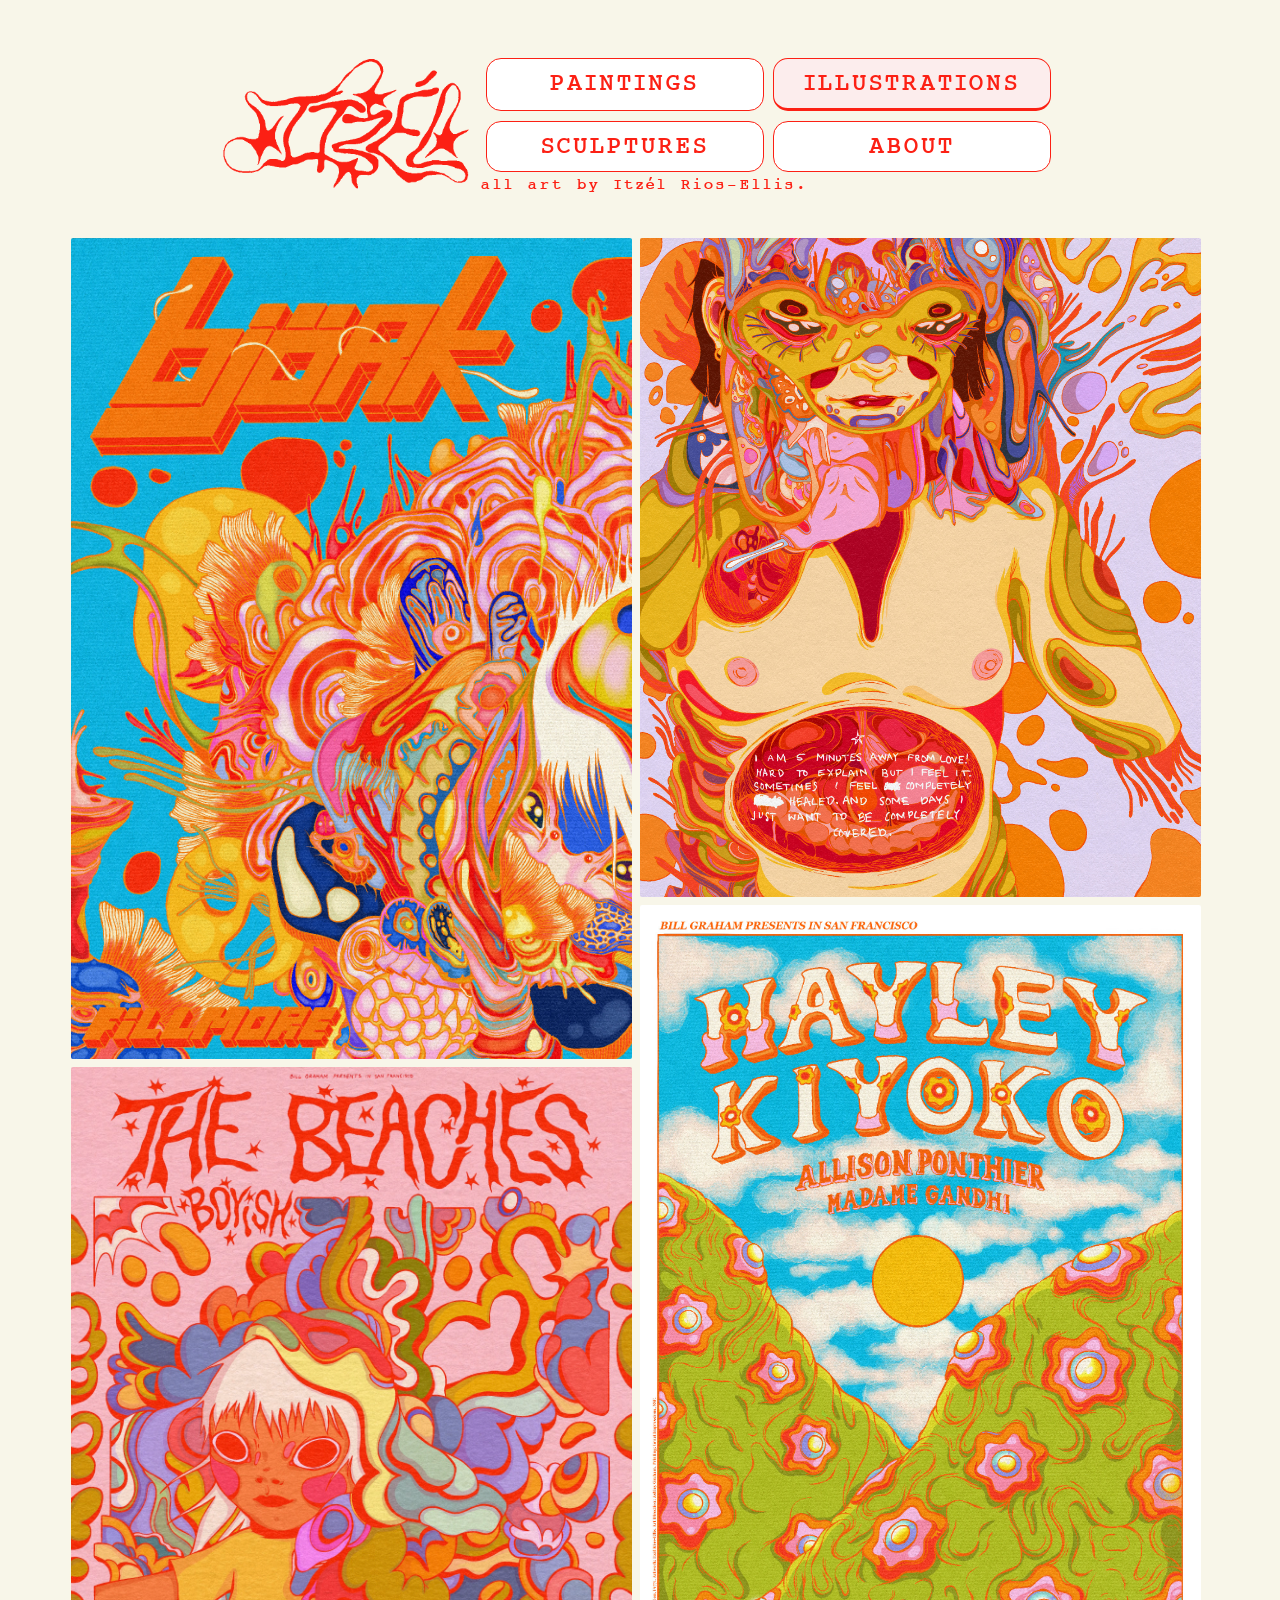
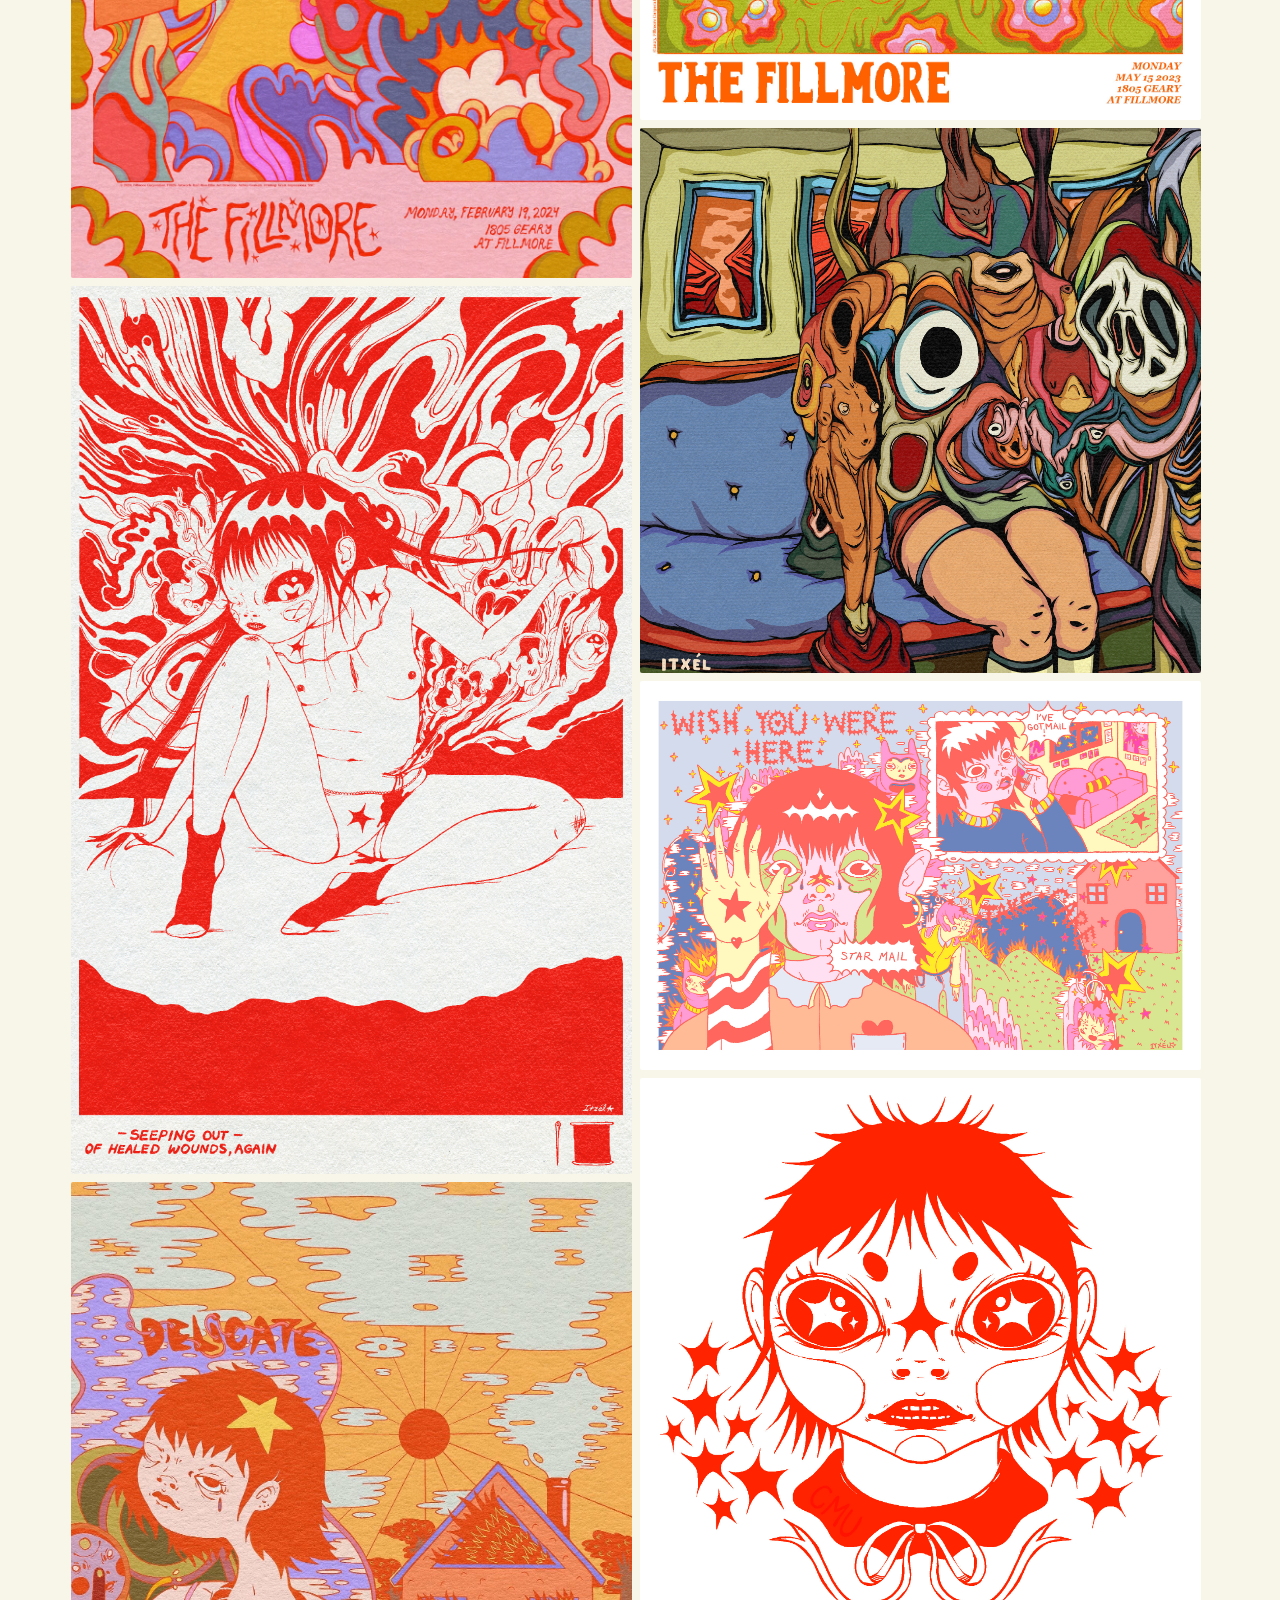
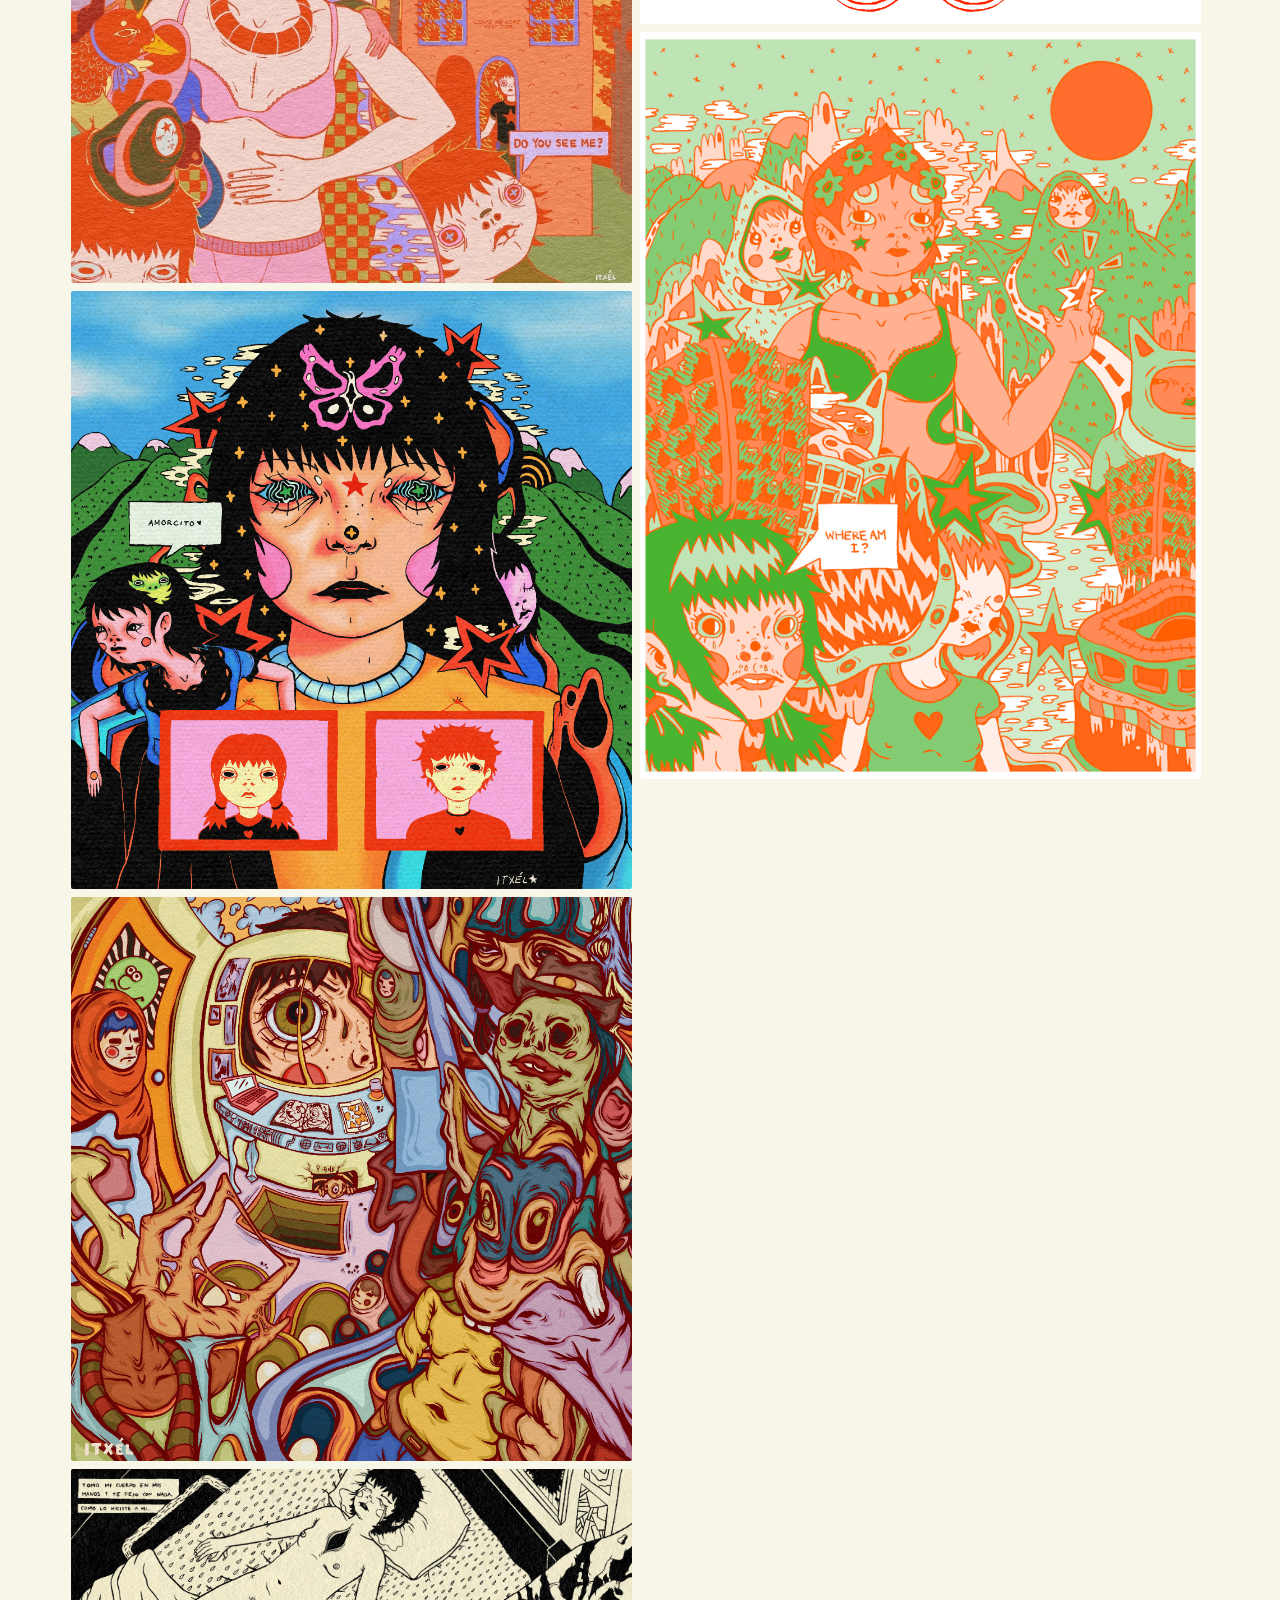
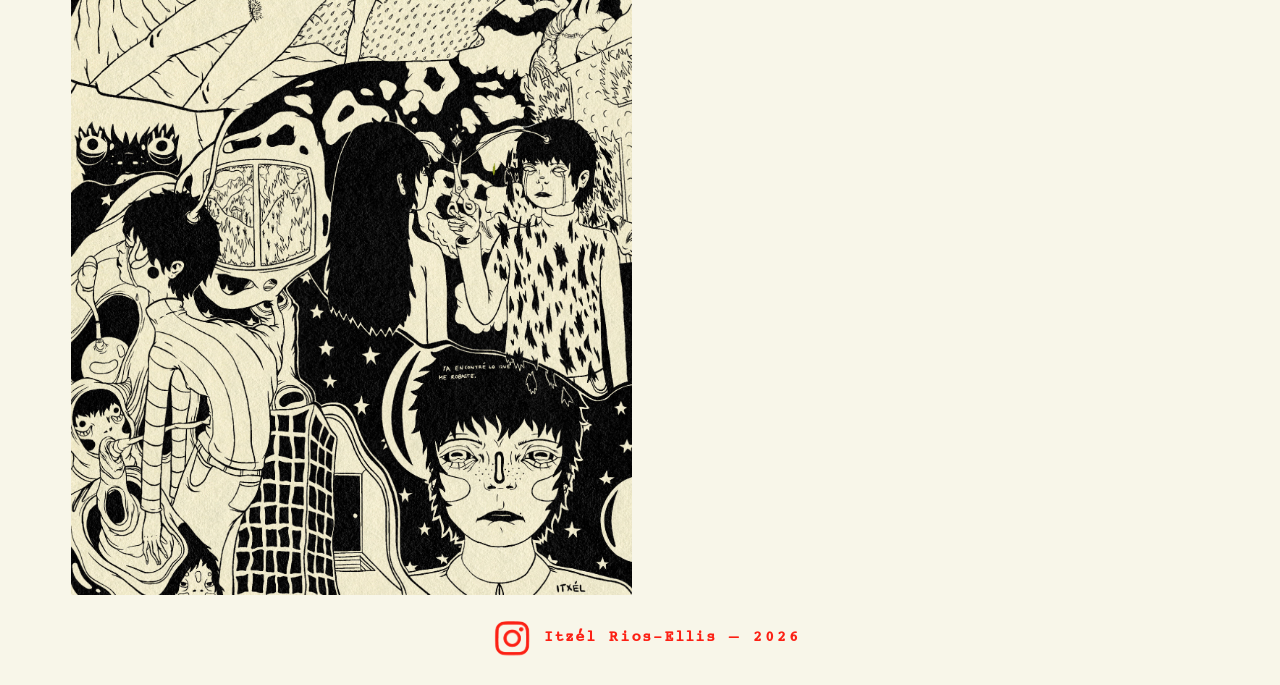
<file: illustrations.html>
<!DOCTYPE html>

<html lang="en">
<head>
    <title>Illustrations by Itzél Rios-Ellis</title>

    <link rel="stylesheet" href="components/main.css">
    <link rel="stylesheet" href="styles/pieces.css">
    <link rel="icon" href="assets/images/icons/favicon.svg">

</head>

<body data-page="illustrations">
            <menu-header></menu-header>

    <div id="overlay">
        <div id="closeButton"></div>
        <div id="overlayTop">
            <div id="fsContainer">
                <button id="arrowLeft" class="arrow left"></button>
                    <img id="fsImage">
                <button id="arrowRight" class="arrow right"></button>
            </div>
        </div>
        <div id="overlayBottom">
            <div class="topInfo">
                <div id="title"></div>
                <div id="year"></div>
            </div>
            <div id="medium"></div>
            <div id="size"></div>

        </div>
    </div>
    <div id="pageContent">
        <div id="container">
        <div id="gallery">
            <div id="column1" class="column"></div>
            <div id="column2" class="column"></div>
            <div id="column3" class="column"></div>
        </div>
    </div>
    </div>
    
<footer-main></footer-main>
    <div class="loader" id="loader"></div>
    <script src="components/headerFooter.js"></script>
    <script src="scripts/pieces.js"></script>

</body>
</html>
</file>
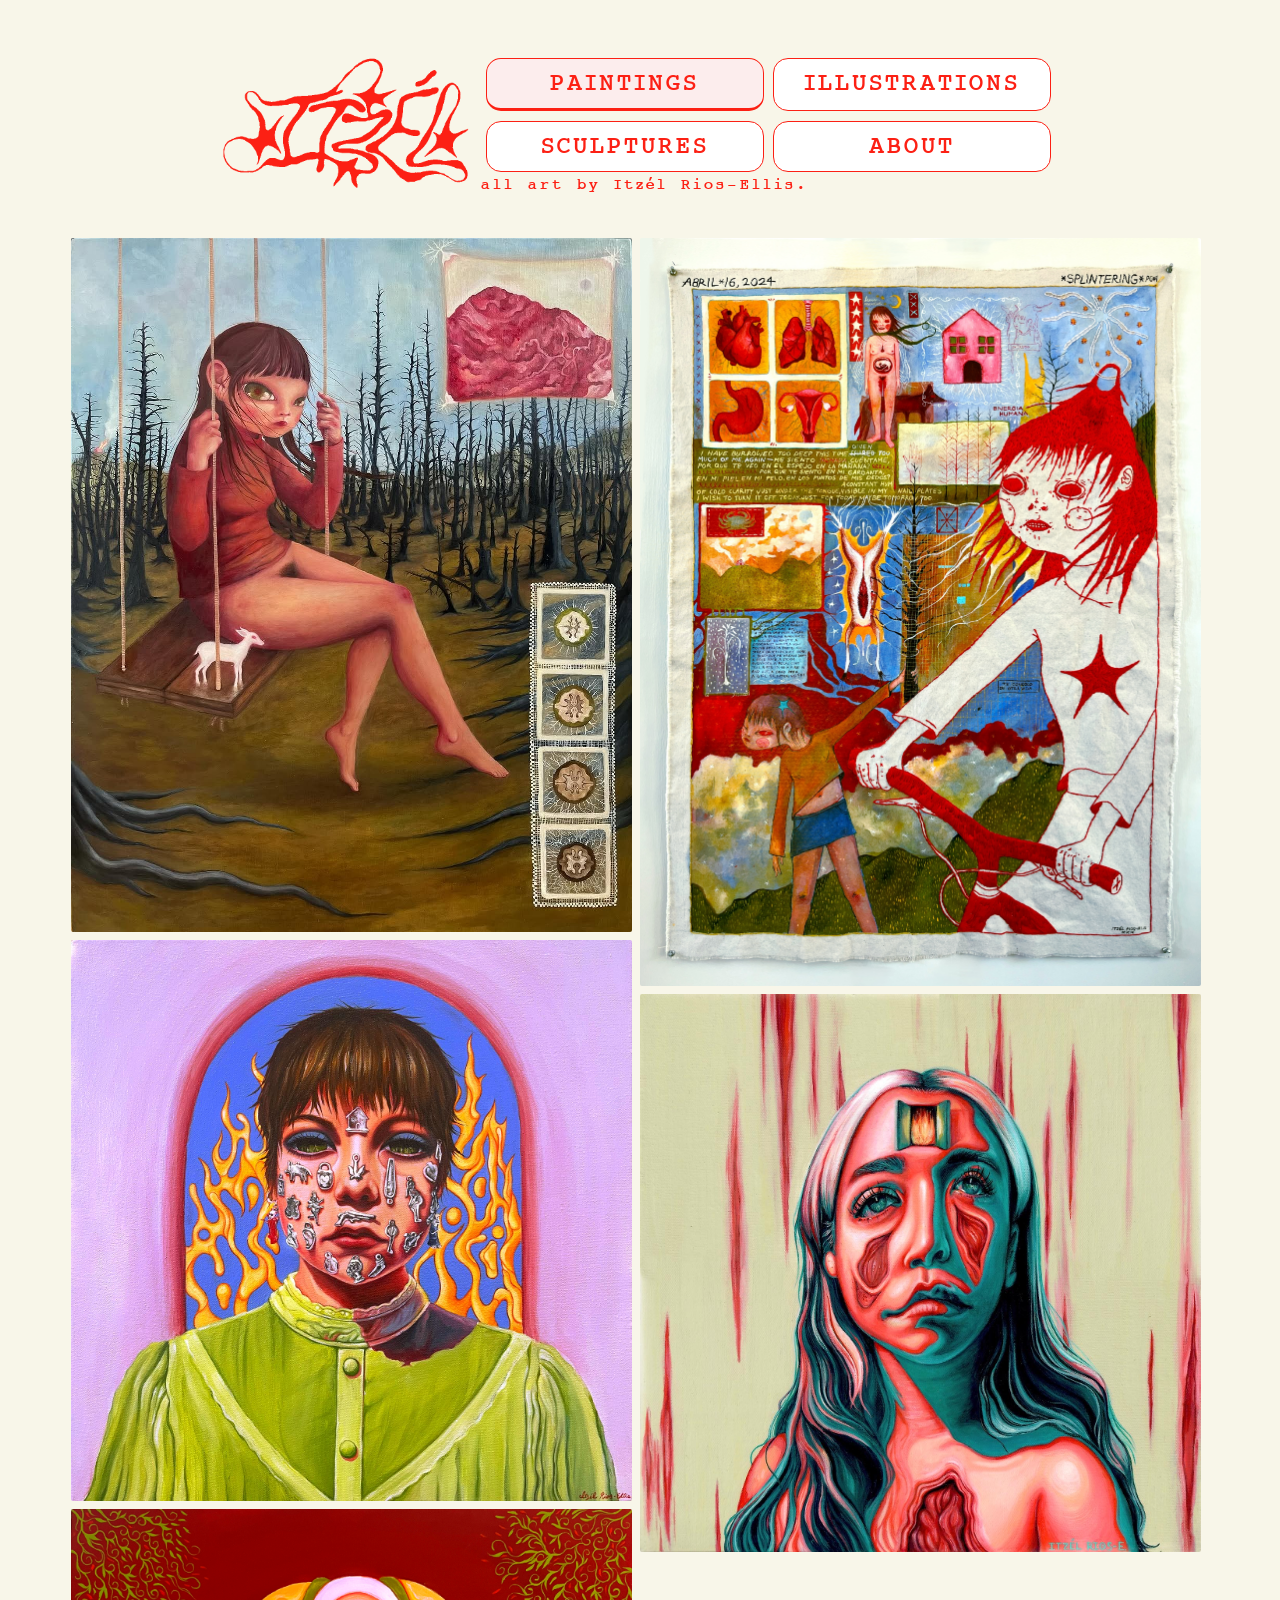
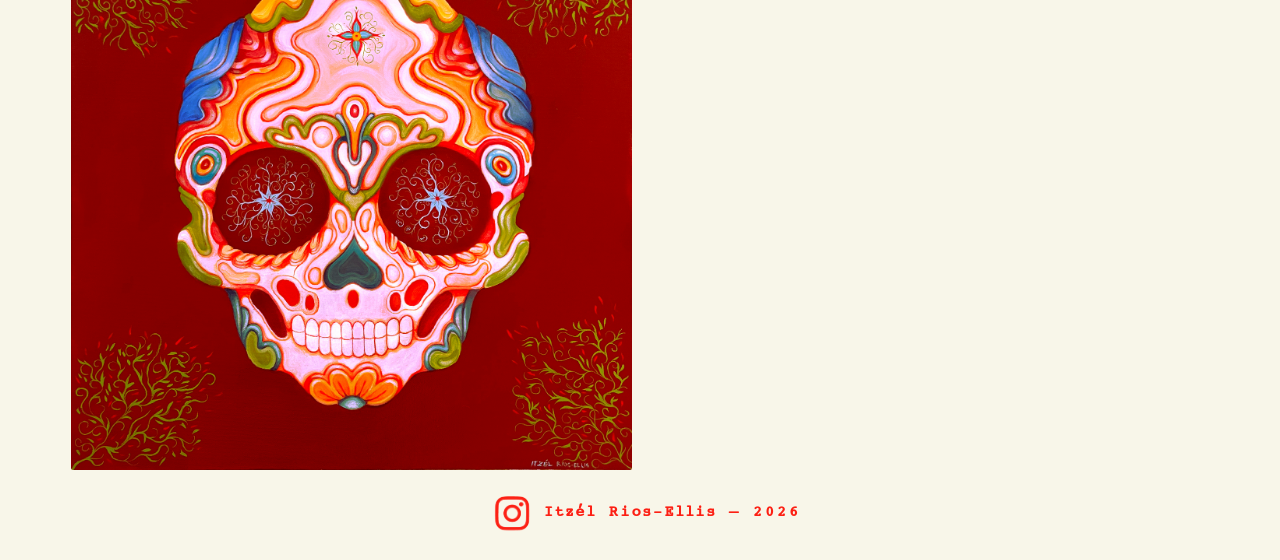
<file: paintings.html>
<!DOCTYPE html>

<html lang="en">
<head>
    <title>Paintings by Itzél Rios-Ellis</title>

    <link rel="stylesheet" href="components/main.css">
    <link rel="stylesheet" href="styles/pieces.css">
    <link rel="icon" href="assets/images/icons/favicon.svg">

</head>

<body data-page="paintings">
    
    <div id="overlay">
        <div id="closeButton"></div>
        <div id="overlayTop">
            <div id="fsContainer">
                <button id="arrowLeft" class="arrow left"></button>
                    <img id="fsImage">
                <button id="arrowRight" class="arrow right"></button>
            </div>
        </div>
        <div id="overlayBottom">
            <div class="topInfo">
                <div id="title"></div>
                <div id="year"></div>
            </div>
            <div id="medium"></div>
            <div id="size"></div>

        </div>
    </div>
    <div id="pageContent">
        <menu-header></menu-header>
        <div id="container">
        <div id="gallery">
            <div id="column1" class="column"></div>
            <div id="column2" class="column"></div>
            <div id="column3" class="column"></div>
        </div>
    </div>
    </div>
    
<footer-main></footer-main>
    <div class="loader" id="loader"></div>
    <script src="components/headerFooter.js"></script>
    <script src="scripts/pieces.js"></script>

</body>
</html>
</file>
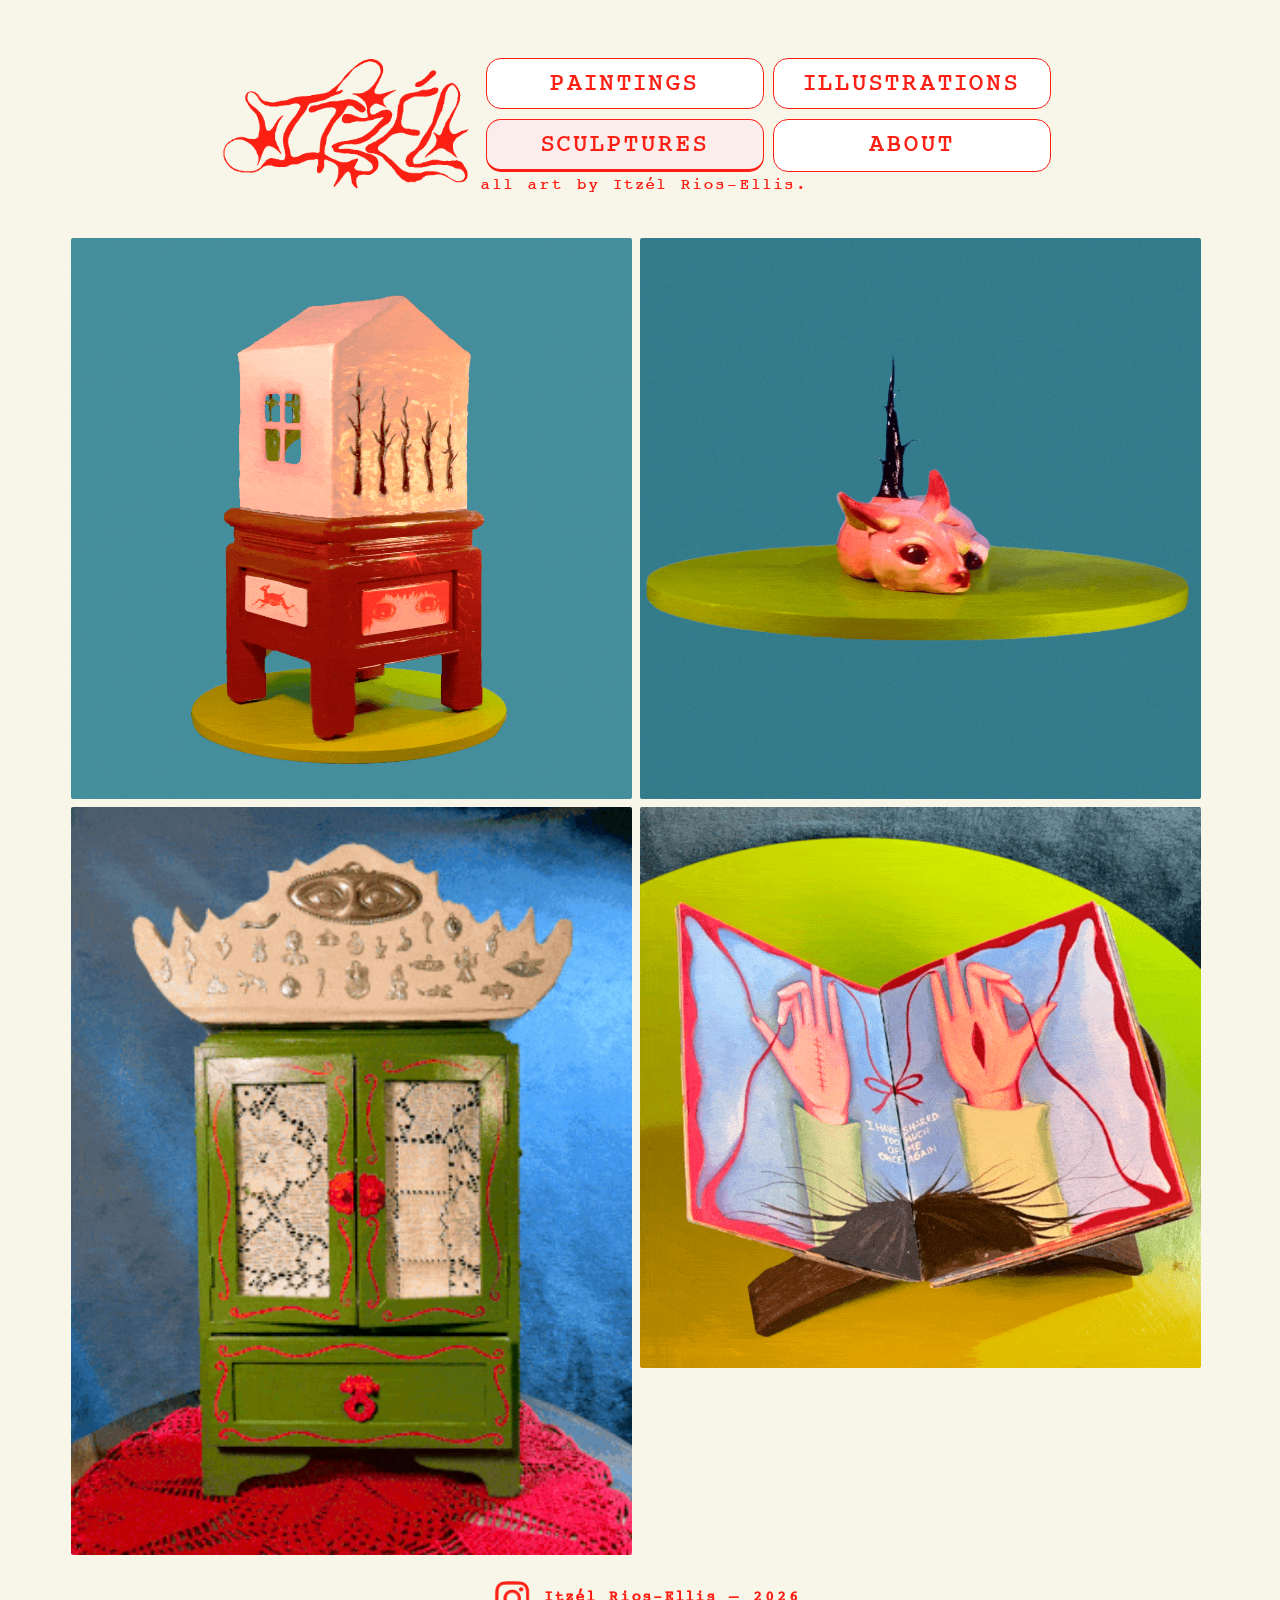
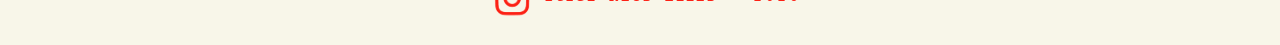
<file: sculptures.html>
<!DOCTYPE html>

<html lang="en">
<head>
    <title>Sculptures by Itzél Rios-Ellis</title>

    <link rel="stylesheet" href="components/main.css">
    <link rel="stylesheet" href="styles/pieces.css">
    <link rel="icon" href="assets/images/icons/favicon.svg">

</head>

<body data-page="sculptures">
    
    <div id="overlay">
        <div id="closeButton"></div>
        <div id="overlayTop">
            <div id="fsContainer">
                <button id="arrowLeft" class="arrow left"></button>
                    <img id="fsImage">
                <button id="arrowRight" class="arrow right"></button>
            </div>
        </div>
        <div id="overlayBottom">
            <div class="topInfo">
                <div id="title"></div>
                <div id="year"></div>
            </div>
            <div id="medium"></div>
            <div id="size"></div>

        </div>
    </div>
    <div id="pageContent">
        <menu-header></menu-header>
        <div id="container">
        <div id="gallery">
            <div id="column1" class="column"></div>
            <div id="column2" class="column"></div>
            <div id="column3" class="column"></div>
        </div>
    </div>
    </div>
    
<footer-main></footer-main>
    <div class="loader" id="loader"></div>
    <script src="components/headerFooter.js"></script>
    <script src="scripts/pieces.js"></script>

</body>
</html>
</file>
<file: components/main.css>
@font-face {
    font-family: 'main';
    src: url('../assets/fonts/jai.TTF') format('truetype');
    font-weight: 200;
    font-style: normal;
    
}
:root {
  --main-color: #fc2014; /* your theme color */
  --second-color: #f8f6e9;
}

#overlay {
  background-color: rgba(var(--second-color-rgb), 0.5);
}

html, body {
    font-family: 'main', sans-serif;
    background-color: var(--second-color);
    letter-spacing: 3px; 
}
a {
    color: inherit; 
    text-decoration: inherit;
  }
  .loader{
    position: fixed;
    top: 0;
    left: 0;
    width: 100vw;
    height: 100vh;
    display: flex;
    justify-content: center;
    align-items: center;
    background-color: rgb(248, 246, 233);
    z-index: 5;
    transition: all 0.1s ease-out;
    overflow-x: hidden;

}
.loader-hidden{
    opacity: 0;
    visibility: hidden;
}
.loader::after{
    content:"";
    width: 275px;
    height: 275px;
    background-image: url('../assets/images/icons/loading.gif');
    background-size:contain;
    background-repeat: no-repeat;
}
</file>
<file: styles/pieces.css>
#overlay {
    position: fixed;
    display: none;
    flex-direction: column; 
    width: 100%;
    height: 100%;
    top: 0;
    left: 0;
    background-color: rgba(255, 252, 244, 0.836);
    z-index: 2;

}
#overlayTop {
    display: flex;
    justify-content: center;
    padding-top: 2rem;
}


.arrow {
  position: absolute;
  top: 50%;
  transform: translateY(-50%);
  width: 40px;
  height: 40px;
  background: transparent;
  border: none;
  cursor: pointer;
  z-index: 10;
}

.arrow.left { left: 10px; }
.arrow.right { right: 10px; }

.arrow::before {
  content: '';
  position: absolute;
  top: 50%;
  left: 50%;
  width: 25px;
  height: 25px;
  border-top: 3px solid var(--main-color);
  border-right: 3px solid var(--main-color);
}

.arrow.left::before {
  transform: translate(-50%, -50%) rotate(-135deg);
}

.arrow.right::before {
  transform: translate(-50%, -50%) rotate(45deg);
}

#closeButton {
    position: fixed;
    top: 20px;        
    right: 20px;     
    width: 40px;      
    height: 40px;
    background: transparent;
    border: none;
    cursor: pointer;
    z-index: 9999;
}

#closeButton::before,
#closeButton::after {
    content: '';
    position: absolute;
    top: 50%;
    left: 50%;
    width: 50px;      
    height: 2px;      
    background-color: var(--main-color); 
    border-radius: 2px;
    transform-origin: center;
}

#closeButton::before {
    transform: translate(-50%, -50%) rotate(45deg);
}

#closeButton::after {
    transform: translate(-50%, -50%) rotate(-45deg);
}

#fsContainer {
    width: 90vw;
    max-height: 80vh;
    min-height: 800px;        
    overflow: hidden;
    margin: 0 auto;
    position: relative;
    display: flex;
    justify-content: center;
    align-items: center;
}

#fsImage {
    max-width: 100%;         
    max-height: 100%;        
    cursor: zoom-in;
    display: block;
}
#fsContainer.loading::after {
    content: '';
    position: absolute;
    inset: 0;                    
    background-image: url('../assets/images/icons/loading2.gif');
    background-repeat: no-repeat;
    background-position: center;
    z-index: 2;
}

#overlayBottom {
    width: 100%;
    padding: 10px;
    text-align: center;
    color: var(--main-color);
    font-size: 22px;
}

.topInfo {
    display: flex;
    justify-content: center;
    align-items: baseline;
    gap: 10px;
    font-size: 125%;
    margin-bottom: 15px;
    padding: 10px;
}
#title{
    text-align: left;
    font-size: 125%;
}




#gallery {
    display: flex;
    gap: 8px;
}
#container{
    max-width: 2000px;
    width: 90%;
    margin: auto;
}
#container::after{
    background-color: white;
    z-index: 0;
}
#pageContent.fs-blur {
  filter: blur(4px);
}
.column {
    display: flex;
    flex-direction: column;
    gap: 8px;
    flex: 1;
}
.photo img {
    width: 100%;
    height: auto;              
    min-height: 300px;
    border-radius: 2px;
    object-fit: cover;
    display: block;            
    background: transparent;
    cursor: pointer;
}
.photo {
    position: relative;
    border: none;
    margin-bottom: 0; /* not strictly needed if using column gap */
}
.photo.loading::before {
  content: "";
  position: absolute;
  inset: 0;
  background: rgba(255, 255, 255, 0.6);
  z-index: 1;
}

.photo.loading::after {
    border: none;
    content: "";
    position: absolute;
    width: 54px;
    height: 54px;
    background-image: url('../assets/images/icons/loading2.gif');
    background-size: contain;
    top: 50%;
    left: 50%;
    transform: translate(-50%, -50%);
    z-index: 2;
}
@media (max-width: 1200px) {   
    .arrow { display: none !important; }
#fsContainer{
        margin-top: 50px;
        min-height: 300px;        
    }
}

@media (max-width: 800px) {    
    #gallery{
        flex-direction: column;
    }
    #overlayBottom{
        font-size: 110%;
    }
    #fsContainer{
        margin-top: 150px;
        min-height: 300px;        
    }
    #closeButton{
        top: 100px;
    }
    #pageContent{
        margin-top: 150px;
    }
    #container{
        width: 100%;
    }
}
</file>
